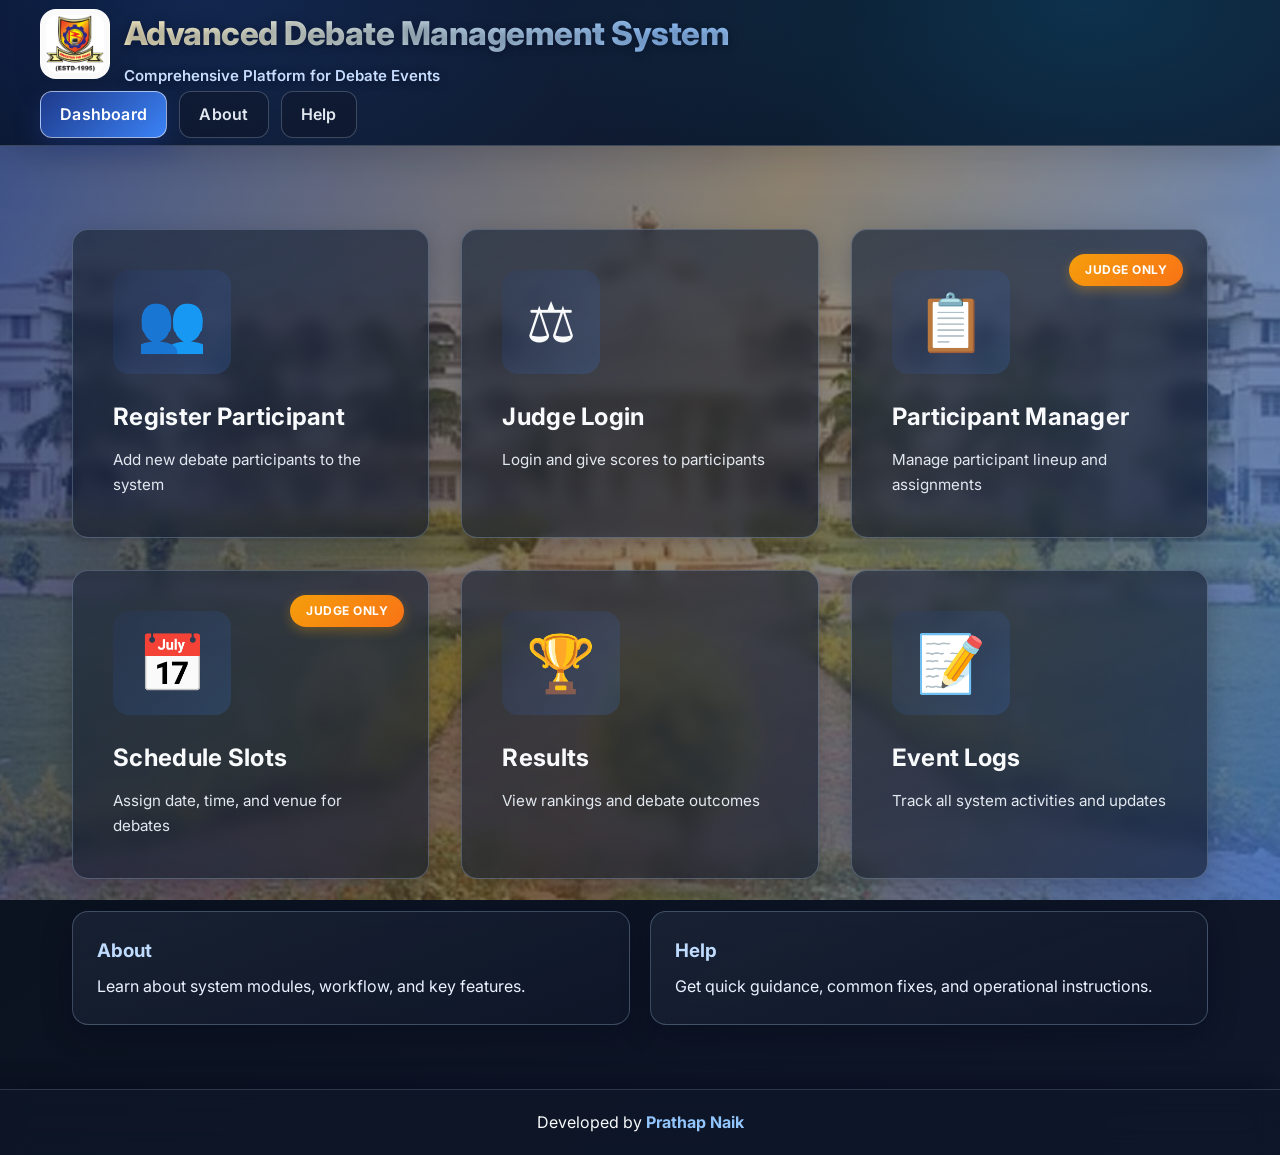
<file: index.html>
<!DOCTYPE html>
<html lang="en">
<head>
    <meta charset="UTF-8">
    <meta name="viewport" content="width=device-width, initial-scale=1.0">
    <title>Advanced Debate Management System</title>
    <link rel="stylesheet" href="styles/main.css">
</head>
<body>
    <header class="header">
        <div class="header-content">
            <div class="logo-section">
                <img src="assets/logo2.jpg" alt="College Logo" class="college-logo" onerror="this.src='https://images.pexels.com/photos/267885/pexels-photo-267885.jpeg?auto=compress&cs=tinysrgb&w=100'">
            </div>
            <div class="title-section">
                <h1>Advanced Debate Management System</h1>
                <p class="subtitle">Comprehensive Platform for Debate Events</p>
            </div>
        </div>
        <nav class="main-nav">
            <a href="index.html" class="nav-link active">Dashboard</a>
            <a href="pages/about.html" class="nav-link">About</a>
            <a href="pages/help.html" class="nav-link">Help</a>
        </nav>
    </header>

    <main class="container">
        <div class="dashboard-grid">
            <div class="card" onclick="navigateTo('pages/register.html')">
                <div class="card-icon">&#128101;</div>
                <h3>Register Participant</h3>
                <p>Add new debate participants to the system</p>
            </div>

            <div class="card" onclick="navigateTo('pages/judge.html')">
                <div class="card-icon">&#9878;</div>
                <h3>Judge Login</h3>
                <p>Login and give scores to participants</p>
            </div>

            <div class="card" onclick="navigateTo('pages/participants.html')" data-judge-only="true">
                <div class="card-icon">&#128203;</div>
                <h3>Participant Manager</h3>
                <p>Manage participant lineup and assignments</p>
                <div class="badge">Judge Only</div>
            </div>

            <div class="card" onclick="navigateTo('pages/schedule.html')" data-judge-only="true">
                <div class="card-icon">&#128197;</div>
                <h3>Schedule Slots</h3>
                <p>Assign date, time, and venue for debates</p>
                <div class="badge">Judge Only</div>
            </div>

            <div class="card" onclick="navigateTo('pages/results.html')">
                <div class="card-icon">&#127942;</div>
                <h3>Results</h3>
                <p>View rankings and debate outcomes</p>
            </div>

            <div class="card" onclick="navigateTo('pages/logs.html')">
                <div class="card-icon">&#128221;</div>
                <h3>Event Logs</h3>
                <p>Track all system activities and updates</p>
            </div>
        </div>

        <section class="bottom-links">
            <div class="bottom-link-card" onclick="navigateTo('pages/about.html')">
                <h3>About</h3>
                <p>Learn about system modules, workflow, and key features.</p>
            </div>
            <div class="bottom-link-card" onclick="navigateTo('pages/help.html')">
                <h3>Help</h3>
                <p>Get quick guidance, common fixes, and operational instructions.</p>
            </div>
        </section>
    </main>

    <footer class="footer">
        <p>Developed by <strong>Prathap Naik</strong></p>
    </footer>

    <script src="js/script.js"></script>
</body>
</html>
</file>
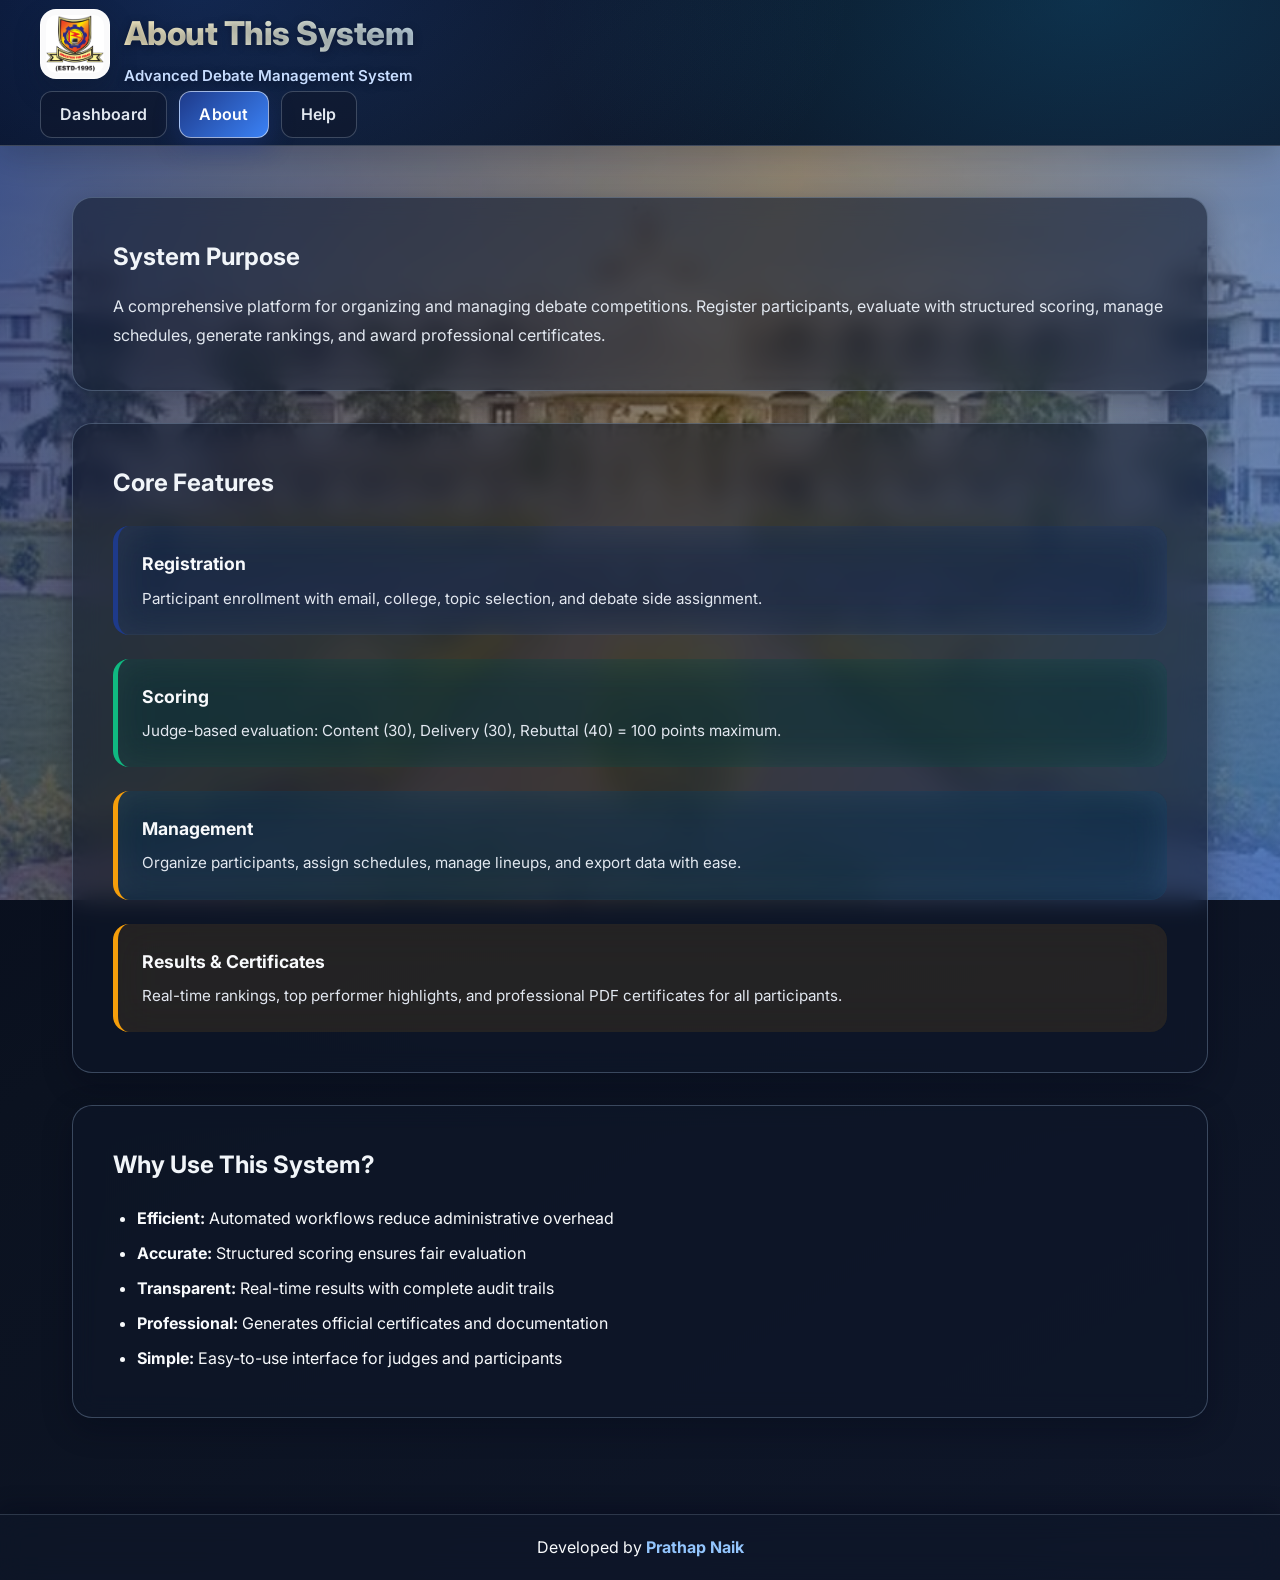
<file: pages/about.html>
<!DOCTYPE html>
<html lang="en">
<head>
    <meta charset="UTF-8">
    <meta name="viewport" content="width=device-width, initial-scale=1.0">
    <title>About - Debate System</title>
    <link rel="stylesheet" href="../styles/main.css">
</head>
<body>
    <header class="header">
        <div class="header-content">
            <div class="logo-section">
                <img src="../assets/logo2.jpg" alt="College Logo" class="college-logo" onerror="this.src='https://images.pexels.com/photos/267885/pexels-photo-267885.jpeg?auto=compress&cs=tinysrgb&w=100'">
            </div>
            <div class="title-section">
                <h1>About This System</h1>
                <p class="subtitle">Advanced Debate Management System</p>
            </div>
        </div>
        <nav class="main-nav">
            <a href="../index.html" class="nav-link">Dashboard</a>
            <a href="about.html" class="nav-link active">About</a>
            <a href="help.html" class="nav-link">Help</a>
        </nav>
    </header>

    <main class="container">
        <div class="glass-container">
            <h2>System Purpose</h2>
            <p style="line-height: 1.8; color: var(--text-secondary); margin-top: 1rem;">
                A comprehensive platform for organizing and managing debate competitions. Register participants, 
                evaluate with structured scoring, manage schedules, generate rankings, and award professional certificates.
            </p>
        </div>

        <div class="glass-container">
            <h2>Core Features</h2>

            <div style="display: grid; gap: 1.5rem; margin-top: 1.5rem;">
                <div style="background: rgba(59, 130, 246, 0.1); backdrop-filter: blur(20px); padding: 1.5rem; border-radius: 16px; border-left: 5px solid var(--primary-color);">
                    <h3 style="color: #f8fafc; margin-bottom: 0.5rem; font-size: 1.1rem;">Registration</h3>
                    <p style="color: var(--text-secondary); font-size: 0.95rem;">
                        Participant enrollment with email, college, topic selection, and debate side assignment.
                    </p>
                </div>

                <div style="background: rgba(16, 185, 129, 0.1); backdrop-filter: blur(20px); padding: 1.5rem; border-radius: 16px; border-left: 5px solid var(--success-color);">
                    <h3 style="color: #f8fafc; margin-bottom: 0.5rem; font-size: 1.1rem;">Scoring</h3>
                    <p style="color: var(--text-secondary); font-size: 0.95rem;">
                        Judge-based evaluation: Content (30), Delivery (30), Rebuttal (40) = 100 points maximum.
                    </p>
                </div>

                <div style="background: rgba(14, 165, 233, 0.1); backdrop-filter: blur(20px); padding: 1.5rem; border-radius: 16px; border-left: 5px solid var(--accent-color);">
                    <h3 style="color: #f8fafc; margin-bottom: 0.5rem; font-size: 1.1rem;">Management</h3>
                    <p style="color: var(--text-secondary); font-size: 0.95rem;">
                        Organize participants, assign schedules, manage lineups, and export data with ease.
                    </p>
                </div>

                <div style="background: rgba(245, 158, 11, 0.1); backdrop-filter: blur(20px); padding: 1.5rem; border-radius: 16px; border-left: 5px solid var(--warning-color);">
                    <h3 style="color: #f8fafc; margin-bottom: 0.5rem; font-size: 1.1rem;">Results & Certificates</h3>
                    <p style="color: var(--text-secondary); font-size: 0.95rem;">
                        Real-time rankings, top performer highlights, and professional PDF certificates for all participants.
                    </p>
                </div>
            </div>
        </div>

        <div class="glass-container">
            <h2>Why Use This System?</h2>
            <ul style="line-height: 2.2; color: var(--text-secondary); margin-top: 1rem; margin-left: 1.5rem;">
                <li><strong>Efficient:</strong> Automated workflows reduce administrative overhead</li>
                <li><strong>Accurate:</strong> Structured scoring ensures fair evaluation</li>
                <li><strong>Transparent:</strong> Real-time results with complete audit trails</li>
                <li><strong>Professional:</strong> Generates official certificates and documentation</li>
                <li><strong>Simple:</strong> Easy-to-use interface for judges and participants</li>
            </ul>
        </div>
    </main>

    <footer class="footer">
        <p>Developed by <strong>Prathap Naik</strong></p>
    </footer>

    <script src="../js/script.js"></script>
</body>
</html>
</file>
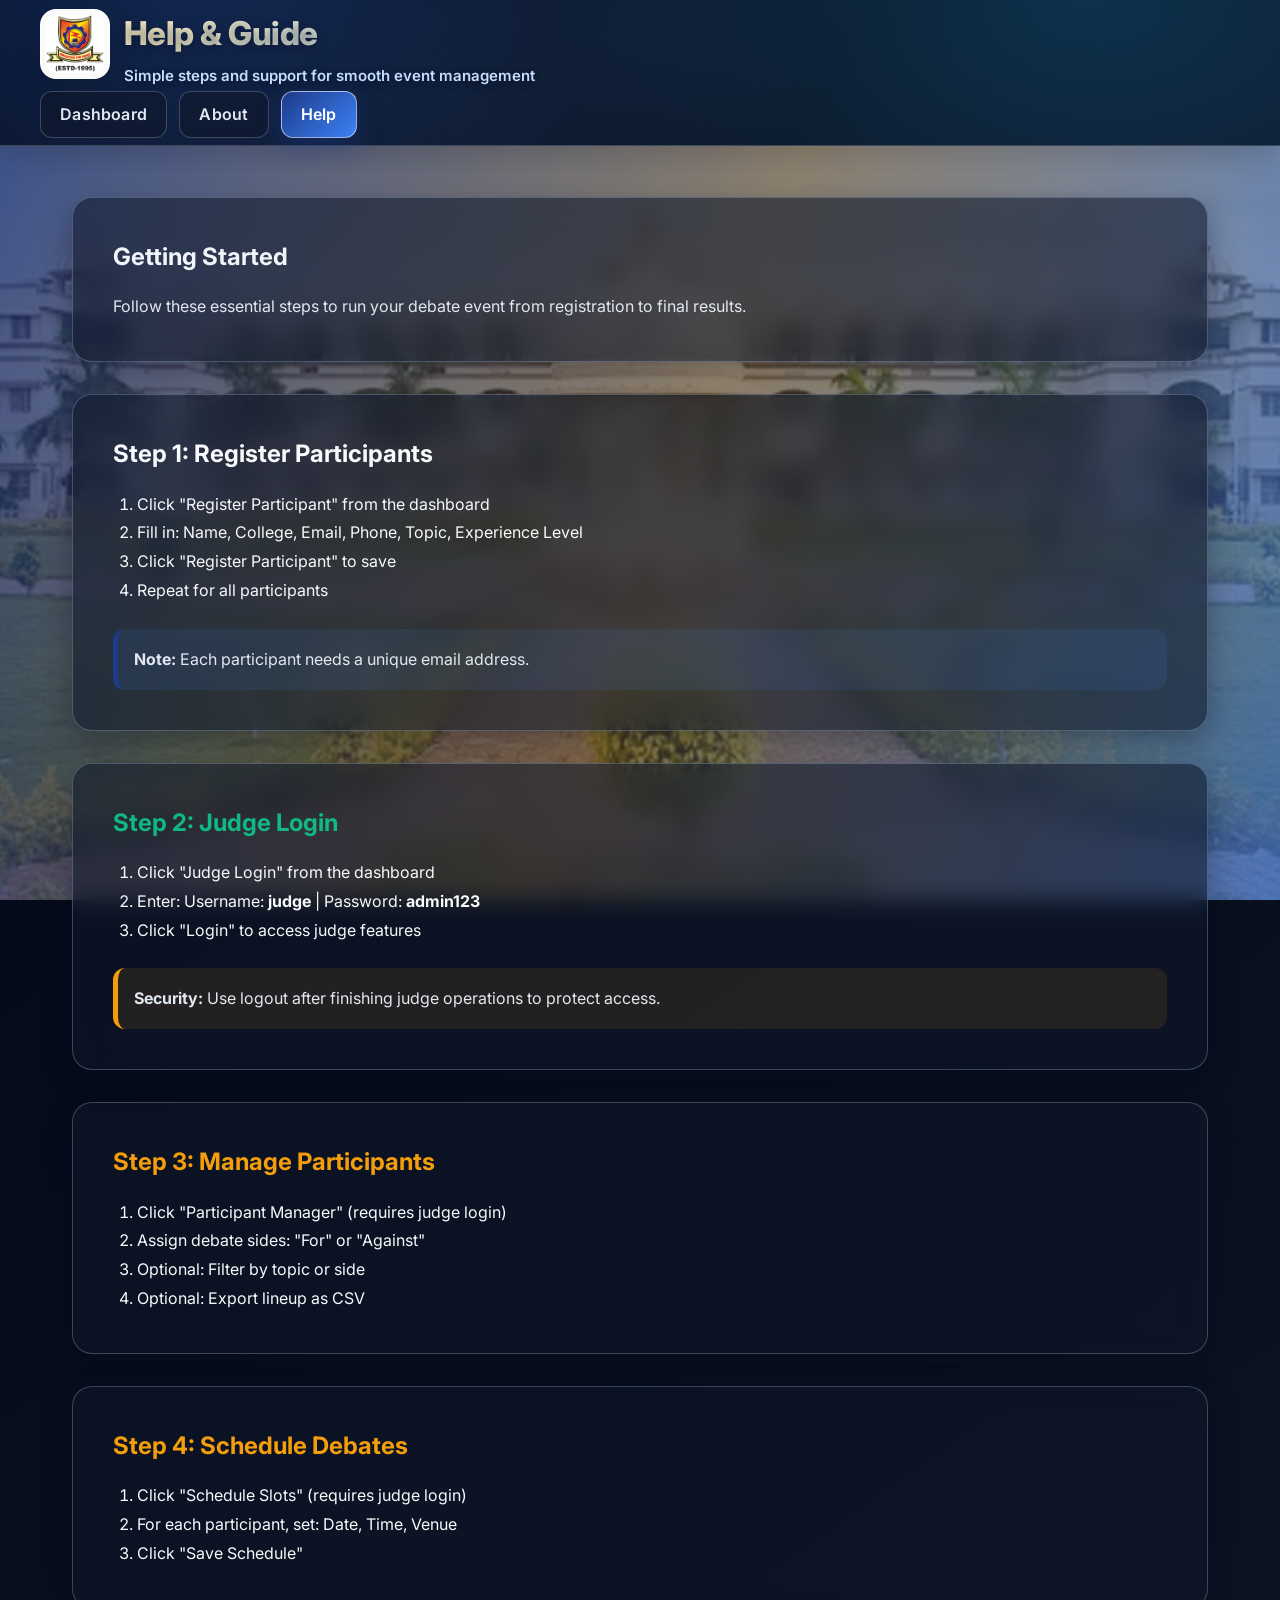
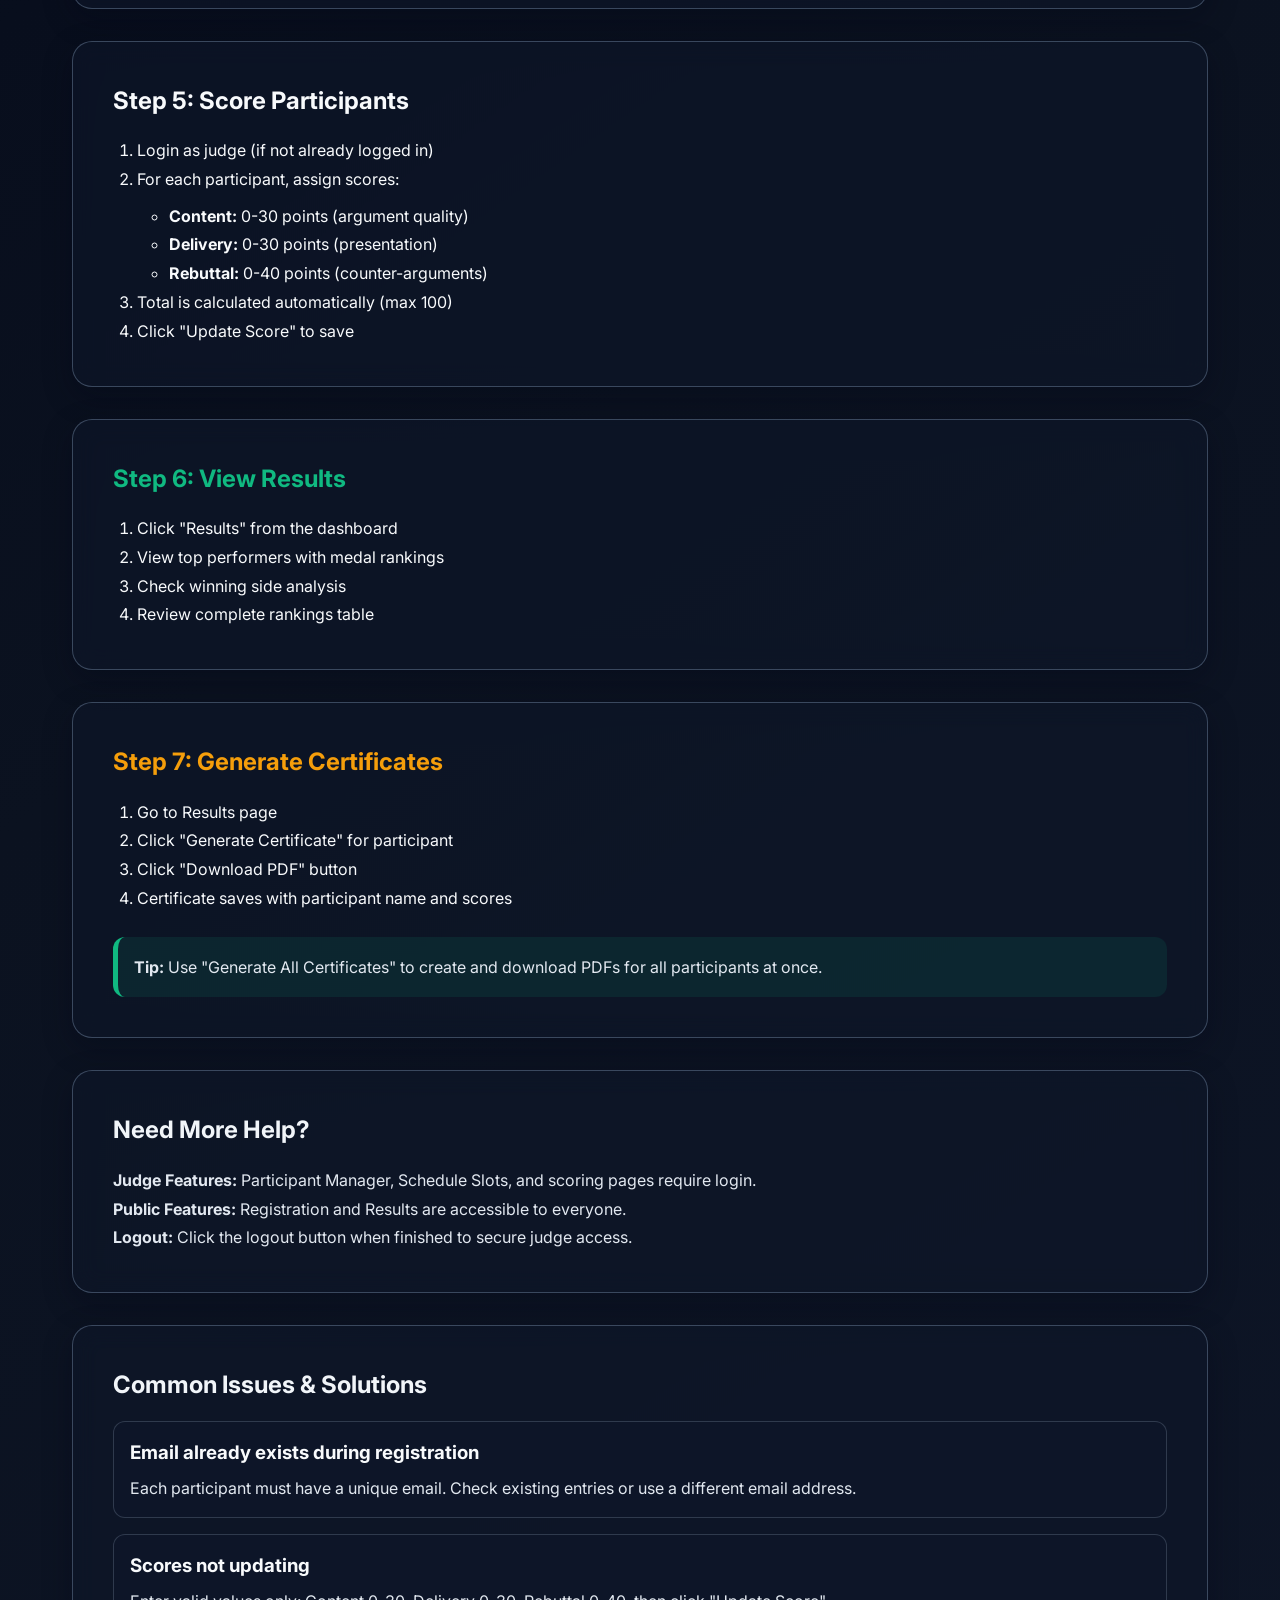
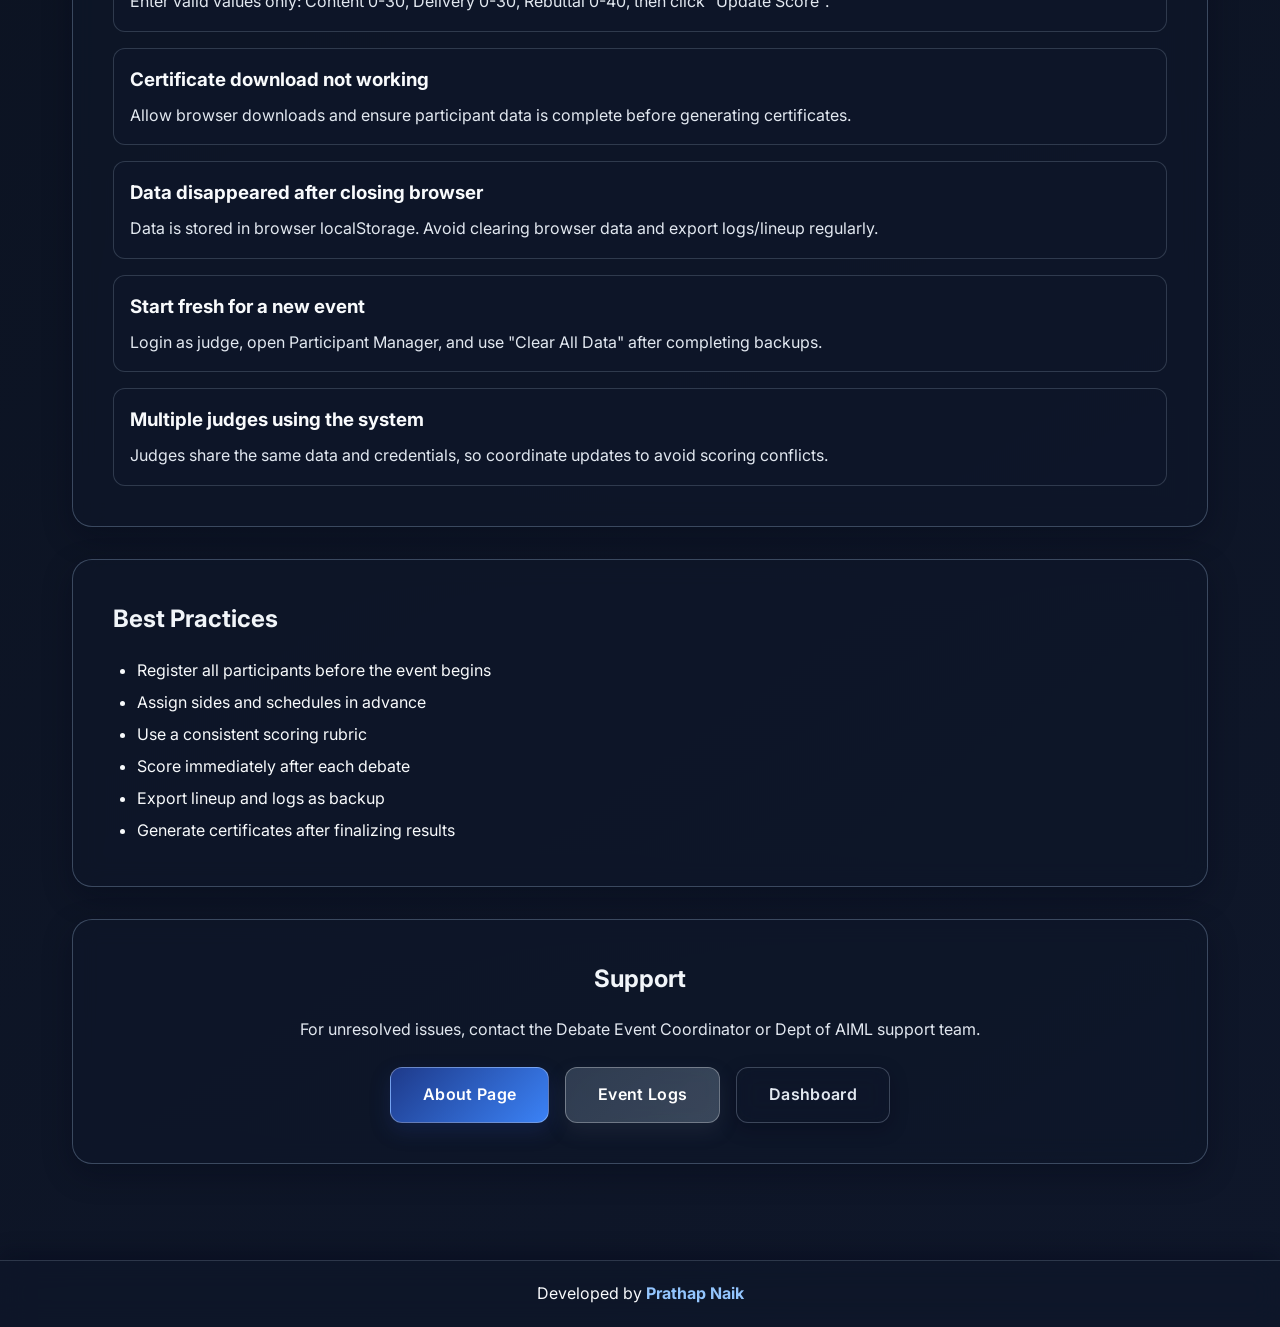
<file: pages/help.html>
<!DOCTYPE html>
<html lang="en">
<head>
    <meta charset="UTF-8">
    <meta name="viewport" content="width=device-width, initial-scale=1.0">
    <title>Help - Debate System</title>
    <link rel="stylesheet" href="../styles/main.css">
</head>
<body>
    <header class="header">
        <div class="header-content">
            <div class="logo-section">
                <img src="../assets/logo2.jpg" alt="College Logo" class="college-logo" onerror="this.src='https://images.pexels.com/photos/267885/pexels-photo-267885.jpeg?auto=compress&cs=tinysrgb&w=100'">
            </div>
            <div class="title-section">
                <h1>Help & Guide</h1>
                <p class="subtitle">Simple steps and support for smooth event management</p>
            </div>
        </div>
        <nav class="main-nav">
            <a href="../index.html" class="nav-link">Dashboard</a>
            <a href="about.html" class="nav-link">About</a>
            <a href="help.html" class="nav-link active">Help</a>
        </nav>
    </header>

    <main class="container">
        <div class="glass-container">
            <h2>Getting Started</h2>
            <p style="color: var(--text-secondary); margin-top: 1rem; line-height: 1.8;">
                Follow these essential steps to run your debate event from registration to final results.
            </p>
        </div>

        <div class="glass-container">
            <h2 style="color: #f8fafc;">Step 1: Register Participants</h2>
            <div style="margin-top: 1rem; line-height: 1.8; color: var(--text-secondary);">
                <ol style="margin-left: 1.5rem;">
                    <li>Click "Register Participant" from the dashboard</li>
                    <li>Fill in: Name, College, Email, Phone, Topic, Experience Level</li>
                    <li>Click "Register Participant" to save</li>
                    <li>Repeat for all participants</li>
                </ol>
                <div style="background: rgba(59, 130, 246, 0.1); padding: 1rem; border-radius: 12px; margin-top: 1.5rem; border-left: 5px solid var(--primary-color);">
                    <strong>Note:</strong> Each participant needs a unique email address.
                </div>
            </div>
        </div>

        <div class="glass-container">
            <h2 style="color: var(--success-color);">Step 2: Judge Login</h2>
            <div style="margin-top: 1rem; line-height: 1.8; color: var(--text-secondary);">
                <ol style="margin-left: 1.5rem;">
                    <li>Click "Judge Login" from the dashboard</li>
                    <li>Enter: Username: <strong>judge</strong> | Password: <strong>admin123</strong></li>
                    <li>Click "Login" to access judge features</li>
                </ol>
                <div style="background: rgba(245, 158, 11, 0.1); padding: 1rem; border-radius: 12px; margin-top: 1.5rem; border-left: 5px solid var(--warning-color);">
                    <strong>Security:</strong> Use logout after finishing judge operations to protect access.
                </div>
            </div>
        </div>

        <div class="glass-container">
            <h2 style="color: var(--accent-color);">Step 3: Manage Participants</h2>
            <div style="margin-top: 1rem; line-height: 1.8; color: var(--text-secondary);">
                <ol style="margin-left: 1.5rem;">
                    <li>Click "Participant Manager" (requires judge login)</li>
                    <li>Assign debate sides: "For" or "Against"</li>
                    <li>Optional: Filter by topic or side</li>
                    <li>Optional: Export lineup as CSV</li>
                </ol>
            </div>
        </div>

        <div class="glass-container">
            <h2 style="color: var(--warning-color);">Step 4: Schedule Debates</h2>
            <div style="margin-top: 1rem; line-height: 1.8; color: var(--text-secondary);">
                <ol style="margin-left: 1.5rem;">
                    <li>Click "Schedule Slots" (requires judge login)</li>
                    <li>For each participant, set: Date, Time, Venue</li>
                    <li>Click "Save Schedule"</li>
                </ol>
            </div>
        </div>

        <div class="glass-container">
            <h2 style="color: #f8fafc;">Step 5: Score Participants</h2>
            <div style="margin-top: 1rem; line-height: 1.8; color: var(--text-secondary);">
                <ol style="margin-left: 1.5rem;">
                    <li>Login as judge (if not already logged in)</li>
                    <li>For each participant, assign scores:
                        <ul style="margin-left: 2rem; margin-top: 0.5rem;">
                            <li><strong>Content:</strong> 0-30 points (argument quality)</li>
                            <li><strong>Delivery:</strong> 0-30 points (presentation)</li>
                            <li><strong>Rebuttal:</strong> 0-40 points (counter-arguments)</li>
                        </ul>
                    </li>
                    <li>Total is calculated automatically (max 100)</li>
                    <li>Click "Update Score" to save</li>
                </ol>
            </div>
        </div>

        <div class="glass-container">
            <h2 style="color: var(--success-color);">Step 6: View Results</h2>
            <div style="margin-top: 1rem; line-height: 1.8; color: var(--text-secondary);">
                <ol style="margin-left: 1.5rem;">
                    <li>Click "Results" from the dashboard</li>
                    <li>View top performers with medal rankings</li>
                    <li>Check winning side analysis</li>
                    <li>Review complete rankings table</li>
                </ol>
            </div>
        </div>

        <div class="glass-container">
            <h2 style="color: var(--accent-color);">Step 7: Generate Certificates</h2>
            <div style="margin-top: 1rem; line-height: 1.8; color: var(--text-secondary);">
                <ol style="margin-left: 1.5rem;">
                    <li>Go to Results page</li>
                    <li>Click "Generate Certificate" for participant</li>
                    <li>Click "Download PDF" button</li>
                    <li>Certificate saves with participant name and scores</li>
                </ol>
                <div style="background: rgba(16, 185, 129, 0.1); padding: 1rem; border-radius: 12px; margin-top: 1.5rem; border-left: 5px solid var(--success-color);">
                    <strong>Tip:</strong> Use "Generate All Certificates" to create and download PDFs for all participants at once.
                </div>
            </div>
        </div>

        <div class="glass-container">
            <h2>Need More Help?</h2>
            <p style="color: var(--text-secondary); margin-top: 1rem; line-height: 1.8;">
                <strong>Judge Features:</strong> Participant Manager, Schedule Slots, and scoring pages require login.<br>
                <strong>Public Features:</strong> Registration and Results are accessible to everyone.<br>
                <strong>Logout:</strong> Click the logout button when finished to secure judge access.
            </p>
        </div>

        <div class="glass-container">
            <h2>Common Issues & Solutions</h2>
            <div style="margin-top: 1rem; display: grid; gap: 1rem;">
                <div style="background: rgba(15, 23, 42, 0.58); border: 1px solid rgba(148, 163, 184, 0.26); padding: 1rem; border-radius: 12px;">
                    <h3 style="color: #f8fafc; margin-bottom: 0.5rem;">Email already exists during registration</h3>
                    <p style="color: var(--text-secondary);">Each participant must have a unique email. Check existing entries or use a different email address.</p>
                </div>
                <div style="background: rgba(15, 23, 42, 0.58); border: 1px solid rgba(148, 163, 184, 0.26); padding: 1rem; border-radius: 12px;">
                    <h3 style="color: #f8fafc; margin-bottom: 0.5rem;">Scores not updating</h3>
                    <p style="color: var(--text-secondary);">Enter valid values only: Content 0-30, Delivery 0-30, Rebuttal 0-40, then click "Update Score".</p>
                </div>
                <div style="background: rgba(15, 23, 42, 0.58); border: 1px solid rgba(148, 163, 184, 0.26); padding: 1rem; border-radius: 12px;">
                    <h3 style="color: #f8fafc; margin-bottom: 0.5rem;">Certificate download not working</h3>
                    <p style="color: var(--text-secondary);">Allow browser downloads and ensure participant data is complete before generating certificates.</p>
                </div>
                <div style="background: rgba(15, 23, 42, 0.58); border: 1px solid rgba(148, 163, 184, 0.26); padding: 1rem; border-radius: 12px;">
                    <h3 style="color: #f8fafc; margin-bottom: 0.5rem;">Data disappeared after closing browser</h3>
                    <p style="color: var(--text-secondary);">Data is stored in browser localStorage. Avoid clearing browser data and export logs/lineup regularly.</p>
                </div>
                <div style="background: rgba(15, 23, 42, 0.58); border: 1px solid rgba(148, 163, 184, 0.26); padding: 1rem; border-radius: 12px;">
                    <h3 style="color: #f8fafc; margin-bottom: 0.5rem;">Start fresh for a new event</h3>
                    <p style="color: var(--text-secondary);">Login as judge, open Participant Manager, and use "Clear All Data" after completing backups.</p>
                </div>
                <div style="background: rgba(15, 23, 42, 0.58); border: 1px solid rgba(148, 163, 184, 0.26); padding: 1rem; border-radius: 12px;">
                    <h3 style="color: #f8fafc; margin-bottom: 0.5rem;">Multiple judges using the system</h3>
                    <p style="color: var(--text-secondary);">Judges share the same data and credentials, so coordinate updates to avoid scoring conflicts.</p>
                </div>
            </div>
        </div>

        <div class="glass-container">
            <h2>Best Practices</h2>
            <ul style="line-height: 2; color: var(--text-secondary); margin-top: 1rem; margin-left: 1.5rem;">
                <li>Register all participants before the event begins</li>
                <li>Assign sides and schedules in advance</li>
                <li>Use a consistent scoring rubric</li>
                <li>Score immediately after each debate</li>
                <li>Export lineup and logs as backup</li>
                <li>Generate certificates after finalizing results</li>
            </ul>
        </div>

        <div class="glass-container" style="text-align: center;">
            <h2 style="margin-bottom: 1rem;">Support</h2>
            <p style="color: var(--text-secondary); margin-bottom: 1.5rem; line-height: 1.8;">
                For unresolved issues, contact the Debate Event Coordinator or Dept of AIML support team.
            </p>
            <div style="display: flex; gap: 1rem; justify-content: center; flex-wrap: wrap;">
                <a href="about.html" class="btn btn-primary">About Page</a>
                <a href="logs.html" class="btn btn-secondary">Event Logs</a>
                <a href="../index.html" class="btn btn-back">Dashboard</a>
            </div>
        </div>
    </main>

    <footer class="footer">
        <p>Developed by <strong>Prathap Naik</strong></p>
    </footer>

    <script src="../js/script.js"></script>
</body>
</html>
</file>
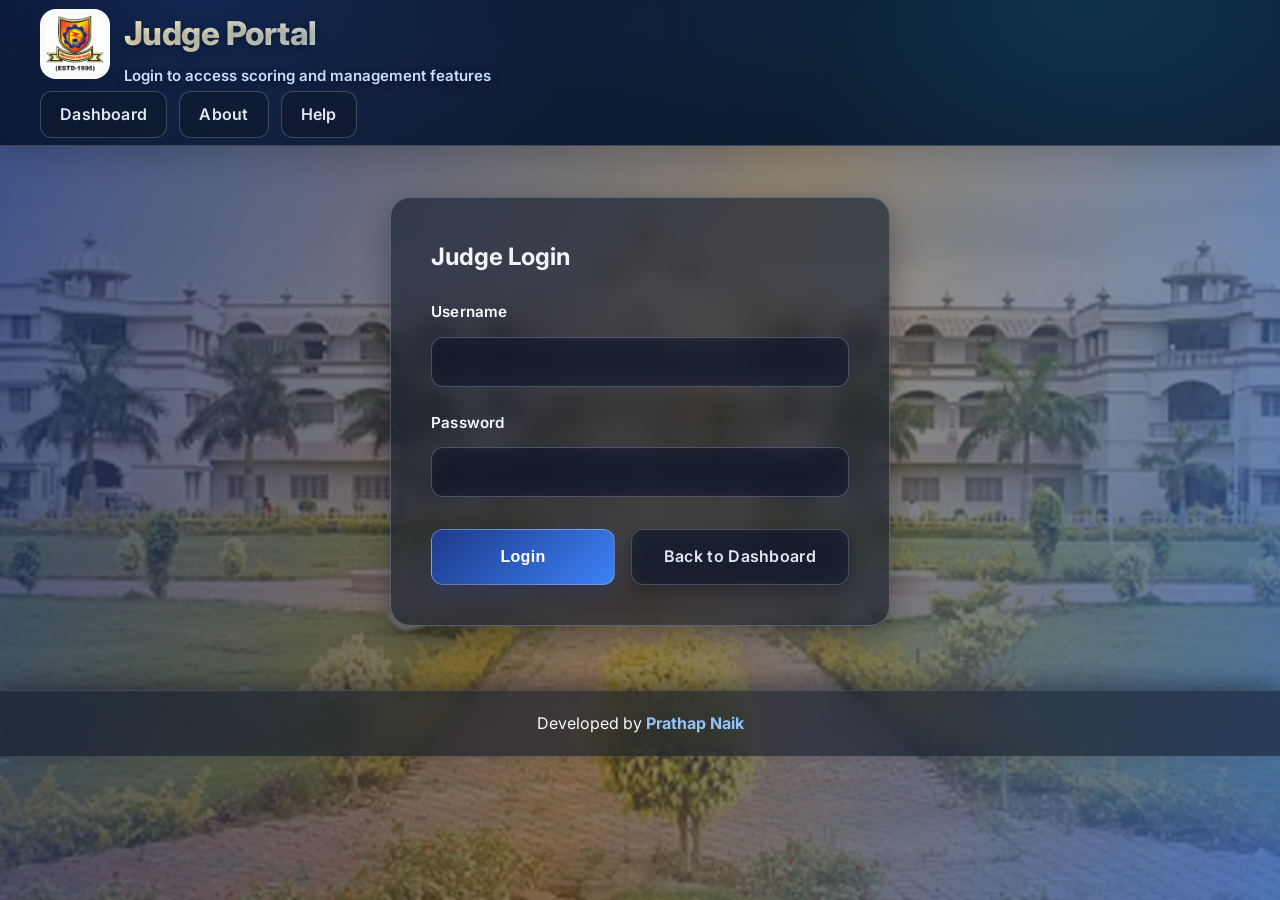
<file: pages/judge.html>
<!DOCTYPE html>
<html lang="en">
<head>
    <meta charset="UTF-8">
    <meta name="viewport" content="width=device-width, initial-scale=1.0">
    <title>Judge Login - Debate System</title>
    <link rel="stylesheet" href="../styles/main.css">
</head>
<body>
    <header class="header">
        <div class="header-content">
            <div class="logo-section">
                <img src="../assets/logo2.jpg" alt="College Logo" class="college-logo" onerror="this.src='https://images.pexels.com/photos/267885/pexels-photo-267885.jpeg?auto=compress&cs=tinysrgb&w=100'">
            </div>
            <div class="title-section">
                <h1>Judge Portal</h1>
                <p class="subtitle">Login to access scoring and management features</p>
            </div>
        </div>
        <nav class="main-nav">
            <a href="../index.html" class="nav-link">Dashboard</a>
            <a href="about.html" class="nav-link">About</a>
            <a href="help.html" class="nav-link">Help</a>
        </nav>
    </header>

    <main class="container">
        <div id="loginSection" class="glass-container" style="max-width: 500px; margin: 0 auto;">
            <h2 style="margin-bottom: 1.5rem;">Judge Login</h2>

            <div id="accessNotice" class="alert alert-warning" style="display: none;"></div>

            <form id="judgeLoginForm">
                <div class="form-group">
                    <label for="username">Username</label>
                    <input type="text" id="username" name="username" required>
                </div>

                <div class="form-group">
                    <label for="password">Password</label>
                    <input type="password" id="password" name="password" required>
                </div>

                <div style="display: flex; gap: 1rem; margin-top: 2rem;">
                    <button type="submit" class="btn btn-primary" style="flex: 1;">Login</button>
                    <a href="../index.html" class="btn btn-back">Back to Dashboard</a>
                </div>
            </form>
        </div>

        <div id="scoringSection" class="glass-container" style="display: none;">
            <div style="display: flex; justify-content: space-between; align-items: center; margin-bottom: 2rem;">
                <h2>Score Participants</h2>
                <button onclick="logoutJudge()" class="btn btn-secondary">Logout</button>
            </div>

            <div id="participantsList"></div>
        </div>
    </main>

    <footer class="footer">
        <p>Developed by <strong>Prathap Naik</strong></p>
    </footer>

    <script src="../js/script.js"></script>
    <script src="../js/judge.js"></script>
</body>
</html>
</file>
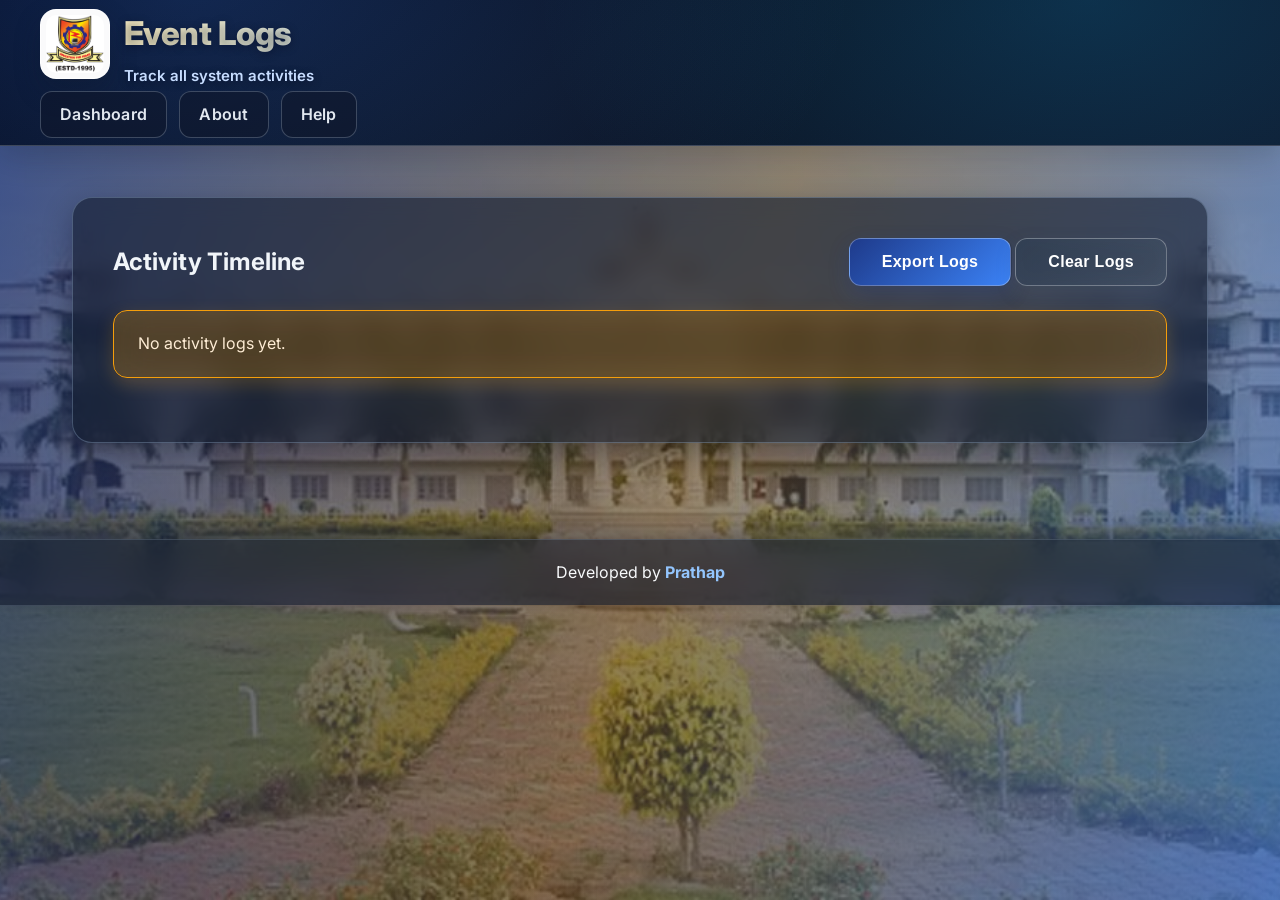
<file: pages/logs.html>
<!DOCTYPE html>
<html lang="en">
<head>
    <meta charset="UTF-8">
    <meta name="viewport" content="width=device-width, initial-scale=1.0">
    <title>Event Logs - Debate System</title>
    <link rel="stylesheet" href="../styles/main.css">
</head>
<body>
    <header class="header">
        <div class="header-content">
            <div class="logo-section">
                <img src="../assets/logo2.jpg" alt="College Logo" class="college-logo" onerror="this.src='https://images.pexels.com/photos/267885/pexels-photo-267885.jpeg?auto=compress&cs=tinysrgb&w=100'">
            </div>
            <div class="title-section">
                <h1>Event Logs</h1>
                <p class="subtitle">Track all system activities</p>
            </div>
        </div>
        <nav class="main-nav">
            <a href="../index.html" class="nav-link">Dashboard</a>
            <a href="about.html" class="nav-link">About</a>
            <a href="help.html" class="nav-link">Help</a>
        </nav>
    </header>

    <main class="container">
        <div class="glass-container">
            <div style="display: flex; justify-content: space-between; align-items: center; margin-bottom: 1.5rem; flex-wrap: wrap; gap: 1rem;">
                <h2>Activity Timeline</h2>
                <div>
                    <button onclick="exportLogs()" class="btn btn-primary">Export Logs</button>
                    <button onclick="clearLogs()" class="btn btn-secondary">Clear Logs</button>
                </div>
            </div>

            <div id="logsContainer">
            </div>
        </div>
    </main>

    <footer class="footer">
        <p>Developed by <strong>Prathap</strong></p>
    </footer>

    <style>
        .log-entry {
            background: rgba(26, 33, 52, 0.58);
            border: 1px solid rgba(148, 163, 184, 0.25);
            padding: 1rem;
            border-radius: 8px;
            margin-bottom: 1rem;
            border-left: 4px solid var(--primary-color);
            box-shadow: 0 8px 18px rgba(2, 6, 23, 0.28);
        }

        .log-entry.registration {
            border-left-color: var(--success-color);
        }

        .log-entry.score {
            border-left-color: var(--warning-color);
        }

        .log-entry.delete {
            border-left-color: var(--error-color);
        }

        .log-header {
            display: flex;
            justify-content: space-between;
            align-items: center;
            margin-bottom: 0.5rem;
        }

        .log-action {
            font-weight: 600;
            color: var(--text-primary);
        }

        .log-time {
            font-size: 0.85rem;
            color: #cbd5e1;
        }

        .log-details {
            color: #dbeafe;
            font-size: 0.95rem;
        }
    </style>

    <script src="../js/script.js"></script>
    <script src="../js/logs.js"></script>
</body>
</html>
</file>
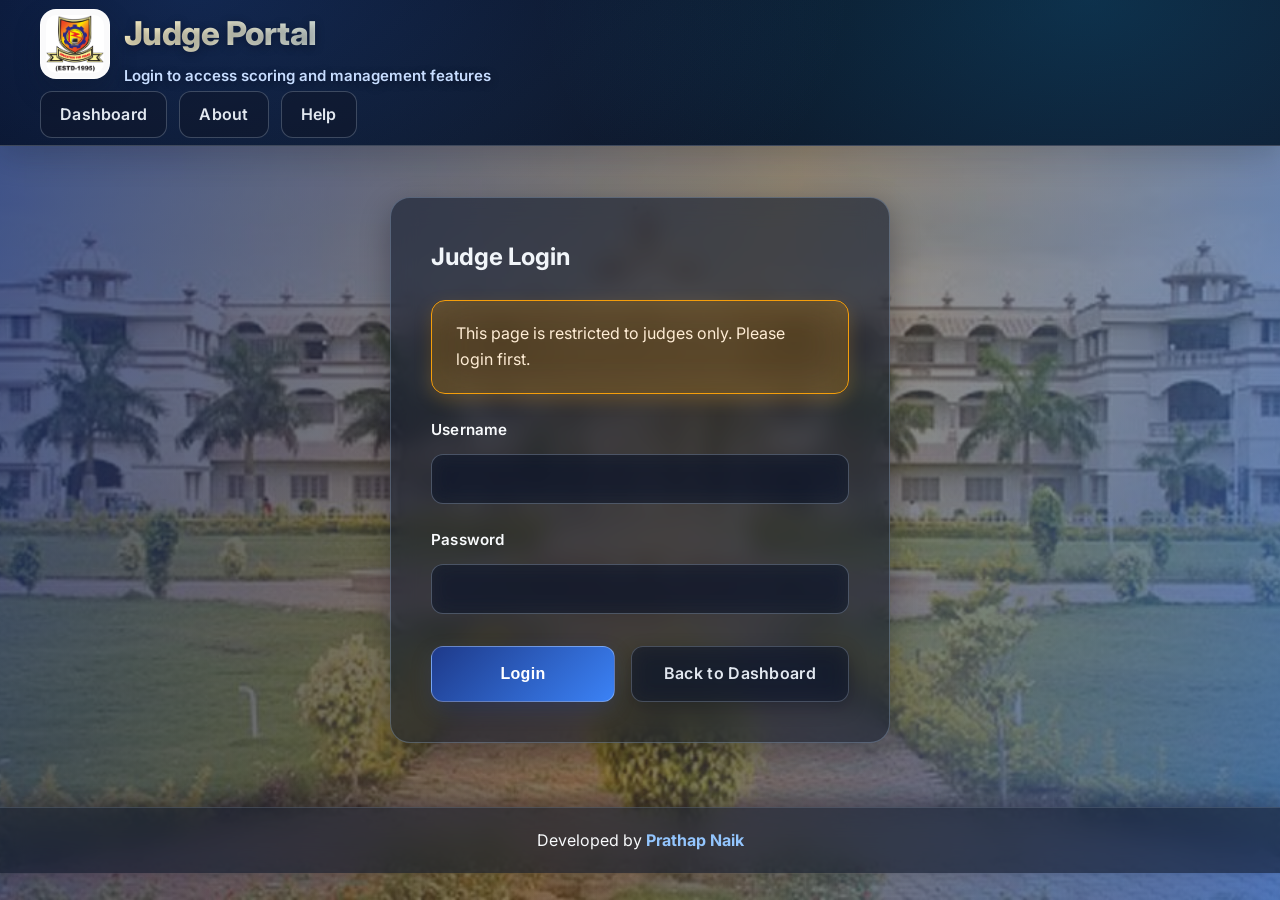
<file: pages/participants.html>
<!DOCTYPE html>
<html lang="en">
<head>
    <meta charset="UTF-8">
    <meta name="viewport" content="width=device-width, initial-scale=1.0">
    <title>Participant Manager - Debate System</title>
    <link rel="stylesheet" href="../styles/main.css">
</head>
<body>
    <header class="header">
        <div class="header-content">
            <div class="logo-section">
                <img src="../assets/logo2.jpg" alt="College Logo" class="college-logo" onerror="this.src='https://images.pexels.com/photos/267885/pexels-photo-267885.jpeg?auto=compress&cs=tinysrgb&w=100'">
            </div>
            <div class="title-section">
                <h1>Participant Manager</h1>
                <p class="subtitle">Manage debate participants and assignments</p>
            </div>
        </div>
        <nav class="main-nav">
            <a href="../index.html" class="nav-link">Dashboard</a>
            <a href="about.html" class="nav-link">About</a>
            <a href="help.html" class="nav-link">Help</a>
        </nav>
    </header>

    <main class="container">
        <div style="display: flex; gap: 1rem; margin-bottom: 2rem; flex-wrap: wrap;">
              <a href="../index.html" class="btn btn-back">&lt;- Back to Dashboard</a>
            <button onclick="exportLineup()" class="btn btn-primary">Export Lineup</button>
            <button onclick="cleanupDuplicates()" class="btn btn-primary">Cleanup Duplicates</button>
            <button onclick="clearAllData()" class="btn btn-secondary">Clear All Data</button>
        </div>

        <div class="glass-container">
            <h2 style="margin-bottom: 1.5rem;">Filter Participants</h2>
            <div style="display: grid; grid-template-columns: repeat(auto-fit, minmax(200px, 1fr)); gap: 1rem; margin-bottom: 1.5rem;">
                <div class="form-group" style="margin-bottom: 0;">
                    <label for="filterCollege">Filter by College</label>
                    <select id="filterCollege" onchange="filterParticipants()">
                        <option value="">All Colleges</option>
                    </select>
                </div>
                <div class="form-group" style="margin-bottom: 0;">
                    <label for="filterSide">Filter by Side</label>
                    <select id="filterSide" onchange="filterParticipants()">
                        <option value="">All Sides</option>
                        <option value="For">For</option>
                        <option value="Against">Against</option>
                        <option value="Unassigned">Unassigned</option>
                    </select>
                </div>
            </div>
        </div>

        <div class="table-container glass-container">
            <table>
                <thead>
                    <tr>
                        <th>Reg Number</th>
                        <th>Name</th>
                        <th>College</th>
                        <th>Topic</th>
                        <th>Side</th>
                        <th>Scheduled Slot</th>
                        <th>Score</th>
                        <th>Actions</th>
                    </tr>
                </thead>
                <tbody id="participantsTable">
                </tbody>
            </table>
        </div>
    </main>

    <footer class="footer">
        <p>Developed by <strong>Prathap Naik</strong></p>
    </footer>

    <script src="../js/script.js"></script>
    <script src="../js/participants.js"></script>
</body>
</html>
</file>
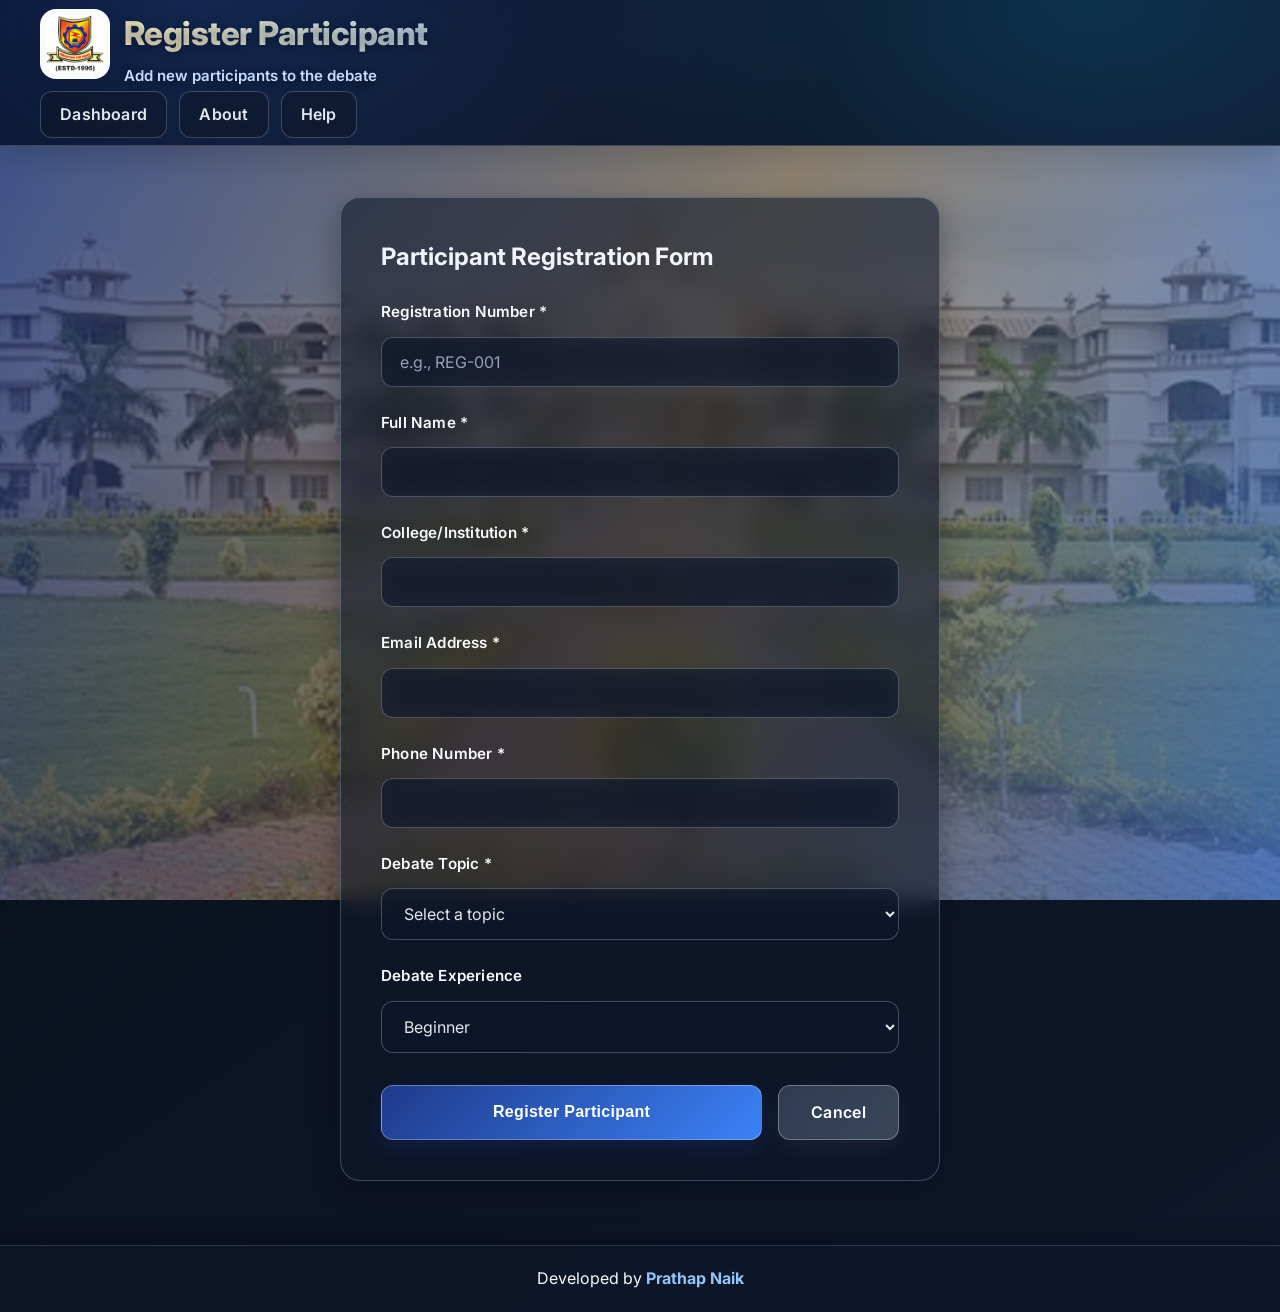
<file: pages/register.html>
<!DOCTYPE html>
<html lang="en">
<head>
    <meta charset="UTF-8">
    <meta name="viewport" content="width=device-width, initial-scale=1.0">
    <title>Register Participant - Debate System</title>
    <link rel="stylesheet" href="../styles/main.css">
</head>
<body>
    <header class="header">
        <div class="header-content">
            <div class="logo-section">
                <img src="../assets/logo2.jpg" alt="College Logo" class="college-logo" onerror="this.src='https://images.pexels.com/photos/267885/pexels-photo-267885.jpeg?auto=compress&cs=tinysrgb&w=100'">
            </div>
            <div class="title-section">
                <h1>Register Participant</h1>
                <p class="subtitle">Add new participants to the debate</p>
            </div>
        </div>
        <nav class="main-nav">
            <a href="../index.html" class="nav-link">Dashboard</a>
            <a href="about.html" class="nav-link">About</a>
            <a href="help.html" class="nav-link">Help</a>
        </nav>
    </header>

    <main class="container">
        <div class="glass-container" style="max-width: 600px; margin: 0 auto;">
            <h2 style="margin-bottom: 1.5rem;">Participant Registration Form</h2>

            <form id="registerForm">
                <div class="form-group">
                    <label for="regNumber">Registration Number *</label>
                    <input type="text" id="regNumber" name="regNumber" placeholder="e.g., REG-001" required>
                </div>

                <div class="form-group">
                    <label for="name">Full Name *</label>
                    <input type="text" id="name" name="name" required>
                </div>

                <div class="form-group">
                    <label for="college">College/Institution *</label>
                    <input type="text" id="college" name="college" required>
                </div>

                <div class="form-group">
                    <label for="email">Email Address *</label>
                    <input type="email" id="email" name="email" required>
                </div>

                <div class="form-group">
                    <label for="phone">Phone Number *</label>
                    <input type="tel" id="phone" name="phone" required>
                </div>

                <div class="form-group">
                    <label for="topic">Debate Topic *</label>
                    <select id="topic" name="topic" required>
                        <option value="">Select a topic</option>
                        <option value="Technology in Education">Technology in Education</option>
                        <option value="Climate Change Policy">Climate Change Policy</option>
                        <option value="Social Media Impact">Social Media Impact</option>
                        <option value="AI and Ethics">AI and Ethics</option>
                        <option value="Healthcare Reform">Healthcare Reform</option>
                        <option value="Economic Development">Economic Development</option>
                    </select>
                </div>

                <div class="form-group">
                    <label for="experience">Debate Experience</label>
                    <select id="experience" name="experience">
                        <option value="Beginner">Beginner</option>
                        <option value="Intermediate">Intermediate</option>
                        <option value="Advanced">Advanced</option>
                    </select>
                </div>

                <div style="display: flex; gap: 1rem; margin-top: 2rem;">
                    <button type="submit" class="btn btn-primary" style="flex: 1;">Register Participant</button>
                    <a href="../index.html" class="btn btn-secondary">Cancel</a>
                </div>
            </form>
        </div>
    </main>

    <footer class="footer">
        <p>Developed by <strong>Prathap Naik</strong></p>
    </footer>

    <script src="../js/script.js"></script>
    <script src="../js/register.js"></script>
</body>
</html>
</file>
<file: styles/main.css>
@import url('https://fonts.googleapis.com/css2?family=Inter:wght@400;500;600;700;800&display=swap');

* {
    margin: 0;
    padding: 0;
    box-sizing: border-box;
}

:root {
    --primary-color: #1e3a8a;
    --primary-light: #3b82f6;
    --secondary-color: #3b82f6;
    --accent-color: #f59e0b;
    --success-color: #10b981;
    --warning-color: #f59e0b;
    --error-color: #ef4444;
    --text-primary: #f8fafc;
    --text-secondary: #e2e8f0;
    --bg-primary: #0b1220;
    --section-bg: #e2e8f0;
    --bg-secondary: #0f172a;
    --glass-bg: rgba(15, 23, 42, 0.58);
    --glass-border: rgba(191, 219, 254, 0.26);
    --shadow: 0 10px 30px rgba(2, 6, 23, 0.32);
    --shadow-hover: 0 20px 42px rgba(2, 6, 23, 0.45);
    --shadow-lg: 0 26px 64px rgba(2, 6, 23, 0.55);
    --glass-shadow: rgba(2, 6, 23, 0.28);
}

body {
    font-family: 'Inter', 'Segoe UI', Tahoma, Geneva, Verdana, sans-serif;
    line-height: 1.6;
    color: var(--text-primary);
    background:
        radial-gradient(1200px 700px at 15% -10%, rgba(59, 130, 246, 0.25), transparent 55%),
        radial-gradient(1000px 600px at 85% 0%, rgba(14, 165, 233, 0.2), transparent 55%),
        linear-gradient(145deg, #020617 0%, #0b1220 45%, #0f172a 100%);
    min-height: 100vh;
    position: relative;
    overflow-x: hidden;
    transition: all 0.3s ease;
}

p,
li,
label,
td,
th {
    color: #f8fafc;
}

/* Keep generated default certificate text readable on light background */
.certificate-template,
.certificate-template p,
.certificate-template li,
.certificate-template td,
.certificate-template th,
.certificate-template strong {
    color: #1f2937 !important;
}

.certificate-template .certificate-title,
.certificate-template .certificate-name {
    color: #1d4ed8 !important;
}

.certificate-template .certificate-subtitle {
    color: #334155 !important;
}

.certificate-template .certificate-credit,
.certificate-template .certificate-credit strong {
    color: #0f172a !important;
}

body::before {
    content: '';
    position: fixed;
    top: 132px;
    left: 0;
    right: 0;
    bottom: 0;
    background:
        linear-gradient(110deg, rgba(30, 58, 138, 0.62) 0%, rgba(245, 158, 11, 0.2) 52%, rgba(59, 130, 246, 0.56) 100%),
        linear-gradient(rgba(15, 23, 42, 0.46), rgba(15, 23, 42, 0.62)),
        url('../assets/clgimg.jpeg');
    background-size: cover, cover, cover;
    background-position: center center, center center, center 35%;
    background-repeat: no-repeat, no-repeat, no-repeat;
    pointer-events: none;
    z-index: 0;
}

.header,
.container,
.footer,
.modal {
    position: relative;
    z-index: 1;
}

.header {
    background-image:
        radial-gradient(1200px 700px at 15% -10%, rgba(59, 130, 246, 0.25), transparent 55%),
        radial-gradient(1000px 600px at 85% 0%, rgba(14, 165, 233, 0.2), transparent 55%),
        linear-gradient(145deg, #020617 0%, #0b1220 45%, #0f172a 100%);
    background-size: cover;
    background-position: center 35%;
    background-repeat: no-repeat;
    background-color: #0f172a;
    backdrop-filter: blur(5px);
    -webkit-backdrop-filter: blur(2px);
    border-bottom: 1px solid rgba(148, 163, 184, 0.35);
    box-shadow: 0 12px 28px rgba(17, 24, 39, 0.2);
    padding: 0.45rem 0.9rem;
    margin-bottom: 1.2rem;
    min-height: 132px;
    position: sticky;
    top: 0;
    z-index: 100;
}

.header-content {
    display: flex;
    align-items: center;
    justify-content: flex-start;
    gap: 0.85rem;
    max-width: 1200px;
    margin: 0 auto;
}

.logo-section {
    flex-shrink: 0;
}

.college-logo {
    width: 70px;
    height: 70px;
    object-fit: cover;
    object-position: center;
    border-radius: 16px;
    background: rgba(255, 255, 255, 0.98);
    padding: 5px;
    border: 1px solid rgba(255, 255, 255, 0.75);
    box-shadow: 0 12px 26px rgba(17, 24, 39, 0.25);
    transition: all 0.3s ease;
}

.title-section {
    flex-grow: 1;
    text-align: left;
}

.title-section h1 {
    font-size: 2.05rem;
    color: #fef3c7;
    margin-bottom: 0.25rem;
    font-weight: 800;
    letter-spacing: -0.5px;
    background: linear-gradient(92deg, #fef3c7 0%, #93c5fd 48%, #bfdbfe 100%);
    -webkit-background-clip: text;
    -webkit-text-fill-color: transparent;
    background-clip: text;
    text-shadow: 0 2px 8px rgba(2, 6, 23, 0.38);
}

.subtitle {
    color: #c7ddff;
    font-size: 0.94rem;
    font-weight: 600;
    text-shadow: 0 2px 8px rgba(2, 6, 23, 0.42);
}

h1[style*="var(--primary-color)"],
h2[style*="var(--primary-color)"],
h3[style*="var(--primary-color)"] {
    color: #bfdbfe !important;
}

.main-nav {
    display: flex;
    justify-content: flex-start;
    align-items: center;
    gap: 0.75rem;
    margin-top: 0.2rem;
    max-width: 1200px;
    margin-left: auto;
    margin-right: auto;
    padding-left: 0;
}

.nav-link {
    padding: 0.6rem 1.2rem;
    text-decoration: none;
    color: #e2e8f0;
    border-radius: 12px;
    transition: all 0.3s ease;
    font-weight: 600;
    position: relative;
    letter-spacing: 0.2px;
    background: rgba(15, 23, 42, 0.56);
    border: 1px solid rgba(148, 163, 184, 0.35);
}

.nav-link::after {
    content: '';
    position: absolute;
    bottom: 0;
    left: 0;
    width: 0;
    height: 2px;
    background: linear-gradient(90deg, var(--primary-color), var(--accent-color));
    transition: width 0.3s ease;
}

.nav-link:hover {
    background: rgba(30, 58, 138, 0.58);
    color: #ffffff;
    border-color: rgba(147, 197, 253, 0.55);
}

.nav-link:hover::after {
    width: 100%;
}

.nav-link.active {
    background: linear-gradient(135deg, var(--primary-color), var(--secondary-color));
    color: white;
    border-color: rgba(255, 255, 255, 0.55);
    box-shadow: 0 10px 24px rgba(30, 58, 138, 0.4);
}

.nav-link.active::after {
    display: none;
}

.container {
    max-width: 1200px;
    margin: 0 auto;
    padding: 2rem;
}

.section {
    background-color: var(--section-bg);
}

.dashboard-grid {
    display: grid;
    grid-template-columns: repeat(auto-fit, minmax(300px, 1fr));
    gap: 2rem;
    margin-top: 2rem;
}

.bottom-links {
    margin-top: 2rem;
    display: grid;
    grid-template-columns: repeat(auto-fit, minmax(280px, 1fr));
    gap: 1.25rem;
}

.bottom-link-card {
    background: linear-gradient(160deg, rgba(30, 41, 59, 0.68), rgba(15, 23, 42, 0.62));
    backdrop-filter: blur(10px);
    -webkit-backdrop-filter: blur(10px);
    border: 1px solid var(--glass-border);
    border-radius: 16px;
    padding: 1.5rem;
    box-shadow: var(--shadow);
    cursor: pointer;
    transition: all 0.3s ease;
}

.bottom-link-card h3 {
    color: #bfdbfe;
    margin-bottom: 0.5rem;
}

h1[style*="var(--primary-color)"],
h2[style*="var(--primary-color)"],
h3[style*="var(--primary-color)"] {
    color: #bfdbfe !important;
}

.bottom-link-card p {
    color: #eaf2ff;
}

.bottom-link-card:hover {
    transform: translateY(-4px);
    box-shadow: var(--shadow-hover);
    border-color: rgba(59, 130, 246, 0.35);
}

.card {
    background: linear-gradient(160deg, rgba(30, 41, 59, 0.68), rgba(15, 23, 42, 0.62));
    backdrop-filter: blur(8px);
    -webkit-backdrop-filter: blur(8px);
    border: 1px solid var(--glass-border);
    border-radius: 16px;
    padding: 2.5rem;
    box-shadow: 0 8px 24px rgba(2, 6, 23, 0.24);
    transition: all 0.4s cubic-bezier(0.4, 0, 0.2, 1);
    cursor: pointer;
    position: relative;
    overflow: hidden;
}

.card::before {
    content: '';
    position: absolute;
    top: 0;
    left: 0;
    right: 0;
    height: 5px;
    background: linear-gradient(90deg, var(--primary-color), var(--accent-color));
    transform: scaleX(0);
    transform-origin: left;
    transition: transform 0.4s cubic-bezier(0.4, 0, 0.2, 1);
}

.card::after {
    content: '';
    position: absolute;
    top: 0;
    left: -100%;
    width: 100%;
    height: 100%;
    background: linear-gradient(135deg, rgba(191, 219, 254, 0.2) 0%, rgba(255, 255, 255, 0) 100%);
    opacity: 0;
    transition: opacity 0.4s ease;
}

.card:hover::before {
    transform: scaleX(1);
}

.card:hover::after {
    opacity: 1;
}

.card:hover {
    transform: translateY(-8px) scale(1.02);
    box-shadow: var(--shadow-hover);
    border-color: var(--primary-light);
}

.card-icon {
    font-size: 3.5rem;
    margin-bottom: 1.5rem;
    display: inline-block;
    padding: 1.5rem;
    background: linear-gradient(135deg, rgba(30, 58, 138, 0.12), rgba(59, 130, 246, 0.18));
    border-radius: 16px;
    line-height: 1;
}

.card h3 {
    font-size: 1.5rem;
    margin-bottom: 0.75rem;
    color: var(--text-primary);
    font-weight: 700;
    letter-spacing: 0.3px;
}

.card p {
    color: var(--text-secondary);
    font-size: 0.95rem;
    line-height: 1.6;
}

.badge {
    position: absolute;
    top: 1rem;
    right: 1rem;
    background: linear-gradient(135deg, #f59e0b, #f97316);
    color: white;
    padding: 0.25rem 0.75rem;
    border-radius: 999px;
    font-size: 0.75rem;
    font-weight: 600;
}

.footer {
    background: rgba(15, 23, 42, 0.58);
    backdrop-filter: blur(14px);
    -webkit-backdrop-filter: blur(14px);
    border-top: 1px solid rgba(148, 163, 184, 0.24);
    text-align: center;
    padding: 1.25rem 1rem;
    margin-top: 2rem;
    color: var(--text-primary);
    box-shadow: 0 -8px 18px rgba(2, 6, 23, 0.3);
    position: relative;
}

.footer strong {
    color: #93c5fd;
    font-weight: 700;
}

.btn {
    padding: 0.875rem 2rem;
    border: none;
    border-radius: 12px;
    font-size: 1rem;
    font-weight: 600;
    cursor: pointer;
    transition: all 0.3s cubic-bezier(0.4, 0, 0.2, 1);
    text-decoration: none;
    display: inline-block;
    position: relative;
    overflow: hidden;
    letter-spacing: 0.3px;
    backdrop-filter: blur(10px);
}

.btn::before {
    content: '';
    position: absolute;
    top: 50%;
    left: 50%;
    width: 0;
    height: 0;
    border-radius: 50%;
    background: rgba(255, 255, 255, 0.3);
    transform: translate(-50%, -50%);
    transition: width 0.6s, height 0.6s;
}

.btn:active::before {
    width: 300px;
    height: 300px;
}

.btn-primary {
    background: linear-gradient(135deg, #1e3a8a, #3b82f6);
    color: white;
    border: 1px solid rgba(255, 255, 255, 0.3);
    box-shadow: 0 8px 20px rgba(30, 58, 138, 0.28);
}

.btn-primary:hover {
    transform: translateY(-3px);
    box-shadow: 0 12px 30px rgba(30, 58, 138, 0.36);
    border-color: rgba(255, 255, 255, 0.5);
}

.btn-secondary {
    background: linear-gradient(135deg, rgba(51, 65, 85, 0.9), rgba(71, 85, 105, 0.78));
    color: white;
    border: 1px solid rgba(255, 255, 255, 0.3);
    box-shadow: 0 8px 20px rgba(71, 85, 105, 0.2);
}

.btn-secondary:hover {
    transform: translateY(-3px);
    box-shadow: 0 12px 30px rgba(71, 85, 105, 0.3);
    border-color: rgba(255, 255, 255, 0.5);
}

.btn-success {
    background: linear-gradient(135deg, rgba(16, 185, 129, 0.85), rgba(16, 185, 129, 0.7));
    color: white;
    border: 1px solid rgba(255, 255, 255, 0.3);
    box-shadow: 0 8px 20px rgba(16, 185, 129, 0.2);
}

.btn-success:hover {
    transform: translateY(-3px);
    box-shadow: 0 12px 30px rgba(16, 185, 129, 0.3);
    border-color: rgba(255, 255, 255, 0.5);
}

.btn-back {
    background: rgba(15, 23, 42, 0.5);
    color: #e2e8f0;
    border: 1px solid rgba(148, 163, 184, 0.35);
    box-shadow: 0 6px 18px rgba(2, 6, 23, 0.32);
    backdrop-filter: blur(10px);
}

.btn-back:hover {
    background: rgba(30, 58, 138, 0.55);
    border-color: rgba(147, 197, 253, 0.7);
    box-shadow: 0 10px 24px rgba(30, 58, 138, 0.35);
    color: #ffffff;
}

.form-group {
    margin-bottom: 1.5rem;
}

.form-group label {
    display: block;
    margin-bottom: 0.75rem;
    font-weight: 600;
    color: var(--text-primary);
    font-size: 0.95rem;
    letter-spacing: 0.2px;
}

.form-group input,
.form-group select,
.form-group textarea {
    width: 100%;
    padding: 0.875rem 1.125rem;
    border: 1px solid rgba(148, 163, 184, 0.4);
    border-radius: 12px;
    font-size: 1rem;
    background: rgba(15, 23, 42, 0.45);
    color: #e5e7eb;
    backdrop-filter: blur(10px);
    transition: all 0.3s ease;
    font-family: inherit;
}

.form-group input:hover,
.form-group select:hover,
.form-group textarea:hover {
    border-color: rgba(147, 197, 253, 0.55);
    background: rgba(15, 23, 42, 0.58);
}

.form-group input:focus,
.form-group select:focus,
.form-group textarea:focus {
    outline: none;
    border-color: #93c5fd;
    box-shadow: 0 0 0 4px rgba(59, 130, 246, 0.2);
    background: rgba(15, 23, 42, 0.68);
}

.form-group input::placeholder,
.form-group textarea::placeholder {
    color: #94a3b8;
}

input[type="date"],
input[type="time"] {
    color-scheme: dark;
}

input[type="date"]::-webkit-calendar-picker-indicator,
input[type="time"]::-webkit-calendar-picker-indicator {
    filter: invert(92%) sepia(9%) saturate(496%) hue-rotate(175deg) brightness(105%) contrast(98%);
    opacity: 1;
    cursor: pointer;
}

.glass-container {
    background: var(--glass-bg);
    backdrop-filter: blur(12px);
    -webkit-backdrop-filter: blur(12px);
    border: 1px solid var(--glass-border);
    border-radius: 16px;
    padding: 2rem;
    box-shadow: 0 12px 28px rgba(2, 6, 23, 0.24);
    margin-bottom: 2rem;
}

.glass-container h2,
.glass-container h3 {
    color: #f1f5f9;
}

.table-container {
    overflow-x: auto;
    background: rgba(15, 23, 42, 0.62);
    backdrop-filter: blur(14px);
    -webkit-backdrop-filter: blur(14px);
    border-radius: 18px;
    padding: 1.5rem;
    box-shadow: 0 8px 32px var(--glass-shadow);
    border: 1px solid rgba(148, 163, 184, 0.35);
}

table {
    width: 100%;
    border-collapse: collapse;
}

table th,
table td {
    padding: 1.25rem;
    text-align: left;
    border-bottom: 1px solid rgba(148, 163, 184, 0.2);
}

table th {
    background: linear-gradient(135deg, #1e3a8a, #3b82f6);
    color: white;
    font-weight: 700;
    letter-spacing: 0.3px;
    text-transform: uppercase;
    font-size: 0.875rem;
}

table tbody tr {
    transition: all 0.3s ease;
}

table tbody tr:hover {
    background: linear-gradient(90deg, rgba(15, 76, 129, 0.08), rgba(8, 145, 178, 0.06));
    box-shadow: inset 5px 0 15px rgba(15, 76, 129, 0.12);
}

table tbody tr:last-child td {
    border-bottom: none;
}

.alert {
    padding: 1.25rem 1.5rem;
    border-radius: 14px;
    margin-bottom: 1.5rem;
    border-left: 5px solid;
    backdrop-filter: blur(20px);
    -webkit-backdrop-filter: blur(20px);
    animation: slideInDown 0.3s ease;
    border: 1px solid;
}

.alert-success {
    background: rgba(16, 185, 129, 0.24);
    border-color: var(--success-color);
    color: #d1fae5;
    box-shadow: 0 6px 18px rgba(16, 185, 129, 0.22);
}

.alert-error {
    background: rgba(239, 68, 68, 0.24);
    border-color: var(--error-color);
    color: #fee2e2;
    box-shadow: 0 6px 18px rgba(239, 68, 68, 0.2);
}

.alert-warning {
    background: rgba(245, 158, 11, 0.25);
    border-color: var(--warning-color);
    color: #ffedd5;
    box-shadow: 0 6px 18px rgba(245, 158, 11, 0.2);
}

/* Professional Modal & Popup Styles */
.modal {
    position: fixed;
    top: 0;
    left: 0;
    right: 0;
    bottom: 0;
    background: rgba(2, 6, 23, 0.72);
    backdrop-filter: blur(8px);
    -webkit-backdrop-filter: blur(8px);
    display: none;
    align-items: center;
    justify-content: center;
    z-index: 1000;
    animation: fadeIn 0.3s ease;
    padding: 1rem;
    overflow-y: auto;
}

/* JS opens some modals with inline display:block; keep them centered and themed */
.modal[style*="display: block"] {
    display: flex !important;
}

.modal.show {
    display: flex;
}

/* Keep schedule modal below sticky header to avoid top clipping */
#scheduleModal {
    align-items: flex-start;
    padding-top: 138px;
}

#scheduleModal .modal-content {
    margin: 0 auto;
}

.modal-content {
    background: linear-gradient(180deg, rgba(15, 23, 42, 0.94) 0%, rgba(15, 23, 42, 0.9) 100%);
    backdrop-filter: blur(12px);
    -webkit-backdrop-filter: blur(12px);
    border: 1px solid rgba(96, 165, 250, 0.45);
    border-radius: 24px;
    padding: 0;
    max-width: 680px;
    width: 90%;
    max-height: calc(100vh - 2rem);
    overflow-y: auto;
    box-shadow: 0 24px 70px rgba(2, 6, 23, 0.4);
    animation: slideUp 0.4s cubic-bezier(0.4, 0, 0.2, 1);
    position: relative;
    color: #e5e7eb;
}

.modal-content .form-group label {
    color: #dbeafe;
}

.modal-content h2,
.modal-content h3,
.modal-content p,
.modal-content label {
    color: #e2e8f0;
}

.modal-content .glass-container {
    background: rgba(15, 23, 42, 0.52);
    border: 1px solid rgba(148, 163, 184, 0.28);
}

.modal-content select,
.modal-content input,
.modal-content textarea {
    background: rgba(15, 23, 42, 0.62);
    color: #e5e7eb;
    border-color: rgba(148, 163, 184, 0.45);
}

.modal-content select option {
    background: #0f172a;
    color: #e5e7eb;
}

.modal-content input[type="file"] {
    padding: 0.6rem;
}

.modal-content input[type="file"]::file-selector-button {
    background: linear-gradient(135deg, #1e3a8a, #3b82f6);
    color: #ffffff;
    border: 1px solid rgba(255, 255, 255, 0.25);
    border-radius: 8px;
    padding: 0.45rem 0.7rem;
    margin-right: 0.6rem;
    cursor: pointer;
}

.modal-content > div[style*="text-align: right"] {
    background: rgba(15, 23, 42, 0.35);
    border: 1px solid rgba(148, 163, 184, 0.2);
    border-radius: 12px;
    padding: 0.8rem !important;
}

.modal-content .btn-secondary {
    background: linear-gradient(135deg, rgba(51, 65, 85, 0.9), rgba(30, 41, 59, 0.85));
    border: 1px solid rgba(148, 163, 184, 0.35);
}

.modal-header {
    padding: 2rem;
    border-bottom: 1px solid rgba(15, 76, 129, 0.2);
    background: linear-gradient(135deg, rgba(15, 76, 129, 0.94), rgba(8, 145, 178, 0.88));
    display: flex;
    align-items: center;
    justify-content: space-between;
    border-radius: 24px 24px 0 0;
}

.modal-header h2 {
    margin: 0;
    color: #ffffff;
    font-size: 1.5rem;
    font-weight: 700;
}

.modal-close {
    background: rgba(255, 255, 255, 0.2);
    border: 1px solid rgba(255, 255, 255, 0.35);
    font-size: 1.5rem;
    cursor: pointer;
    color: #ffffff;
    transition: all 0.3s ease;
    width: 40px;
    height: 40px;
    display: flex;
    align-items: center;
    justify-content: center;
    border-radius: 8px;
}

.modal-close:hover {
    background: rgba(239, 68, 68, 0.2);
    color: #ffffff;
    border-color: rgba(255, 255, 255, 0.6);
}

.modal-body {
    padding: 2rem;
    color: var(--text-primary);
    background: rgba(15, 23, 42, 0.35);
}

.modal-footer {
    padding: 1.5rem 2rem;
    border-top: 1px solid rgba(148, 163, 184, 0.2);
    display: flex;
    gap: 1rem;
    justify-content: flex-end;
    background: rgba(15, 23, 42, 0.62);
    border-radius: 0 0 24px 24px;
}

.modal-footer .btn {
    margin: 0;
}

/* Animations */
@keyframes fadeIn {
    from {
        opacity: 0;
    }
    to {
        opacity: 1;
    }
}

@keyframes slideUp {
    from {
        transform: translateY(30px);
        opacity: 0;
    }
    to {
        transform: translateY(0);
        opacity: 1;
    }
}

@keyframes slideInDown {
    from {
        transform: translateY(-20px);
        opacity: 0;
    }
    to {
        transform: translateY(0);
        opacity: 1;
    }
}

@keyframes pulse {
    0%, 100% {
        opacity: 1;
    }
    50% {
        opacity: 0.7;
    }
}

/* Enhanced Glass Container */
.glass-container {
    background: var(--glass-bg);
    backdrop-filter: blur(12px);
    -webkit-backdrop-filter: blur(12px);
    border: 1px solid var(--glass-border);
    border-radius: 20px;
    padding: 2.5rem;
    box-shadow: var(--shadow);
    margin-bottom: 2rem;
    transition: all 0.3s ease;
}

.glass-container:hover {
    box-shadow: var(--shadow-hover);
}

@media (max-width: 768px) {
    body::before {
        top: 98px;
        background-position: center top, center top, center top;
    }

    .header {
        padding: 0.45rem 0.75rem;
        margin-bottom: 1rem;
        min-height: 98px;
        background-position: center 30%;
        background-size: cover;
    }

    #scheduleModal {
        padding-top: 104px;
    }

    .header-content {
        flex-direction: column;
        align-items: flex-start;
        gap: 0.5rem;
    }

    .title-section {
        text-align: left;
    }

    .title-section h1 {
        line-height: 1.2;
    }

    .title-section h1 {
        font-size: 1.5rem;
    }

    .dashboard-grid {
        grid-template-columns: 1fr;
        gap: 1.5rem;
    }

    .bottom-links {
        grid-template-columns: 1fr;
    }

    .main-nav {
        flex-direction: column;
        align-items: flex-start;
        gap: 0.4rem;
        margin-top: 0.2rem;
    }

    .footer {
        padding: 1rem 0.85rem;
        margin-top: 1.5rem;
    }

    .container {
        padding: 1.5rem;
    }

    .modal-content {
        max-width: 95%;
        border-radius: 18px;
        max-height: calc(100vh - 1.5rem);
    }

    .card {
        padding: 1.75rem;
    }

    .btn {
        padding: 0.75rem 1.25rem;
        font-size: 0.9rem;
    }
}

/* Scrollbar Styling */
::-webkit-scrollbar {
    width: 10px;
    height: 10px;
}

::-webkit-scrollbar-track {
    background: rgba(255, 255, 255, 0.1);
}

::-webkit-scrollbar-thumb {
    background: linear-gradient(180deg, var(--primary-color), var(--accent-color));
    border-radius: 10px;
    transition: background 0.3s ease;
}

::-webkit-scrollbar-thumb:hover {
    background: linear-gradient(180deg, var(--primary-light), var(--accent-color));
}

/* Selection Styling */
::selection {
    background: linear-gradient(135deg, var(--primary-color), var(--accent-color));
    color: white;
}

/* Focus Visible Ring */
:focus-visible {
    outline: 2px solid var(--primary-color);
    outline-offset: 2px;
}

/* Badge Styling Enhancement */
.badge {
    position: absolute;
    top: 1.5rem;
    right: 1.5rem;
    background: linear-gradient(135deg, var(--warning-color), #f97316);
    color: white;
    padding: 0.4rem 1rem;
    border-radius: 20px;
    font-size: 0.75rem;
    font-weight: 700;
    letter-spacing: 0.5px;
    text-transform: uppercase;
    box-shadow: 0 4px 12px rgba(245, 158, 11, 0.3);
    animation: pulse 2s infinite;
}
</file>
